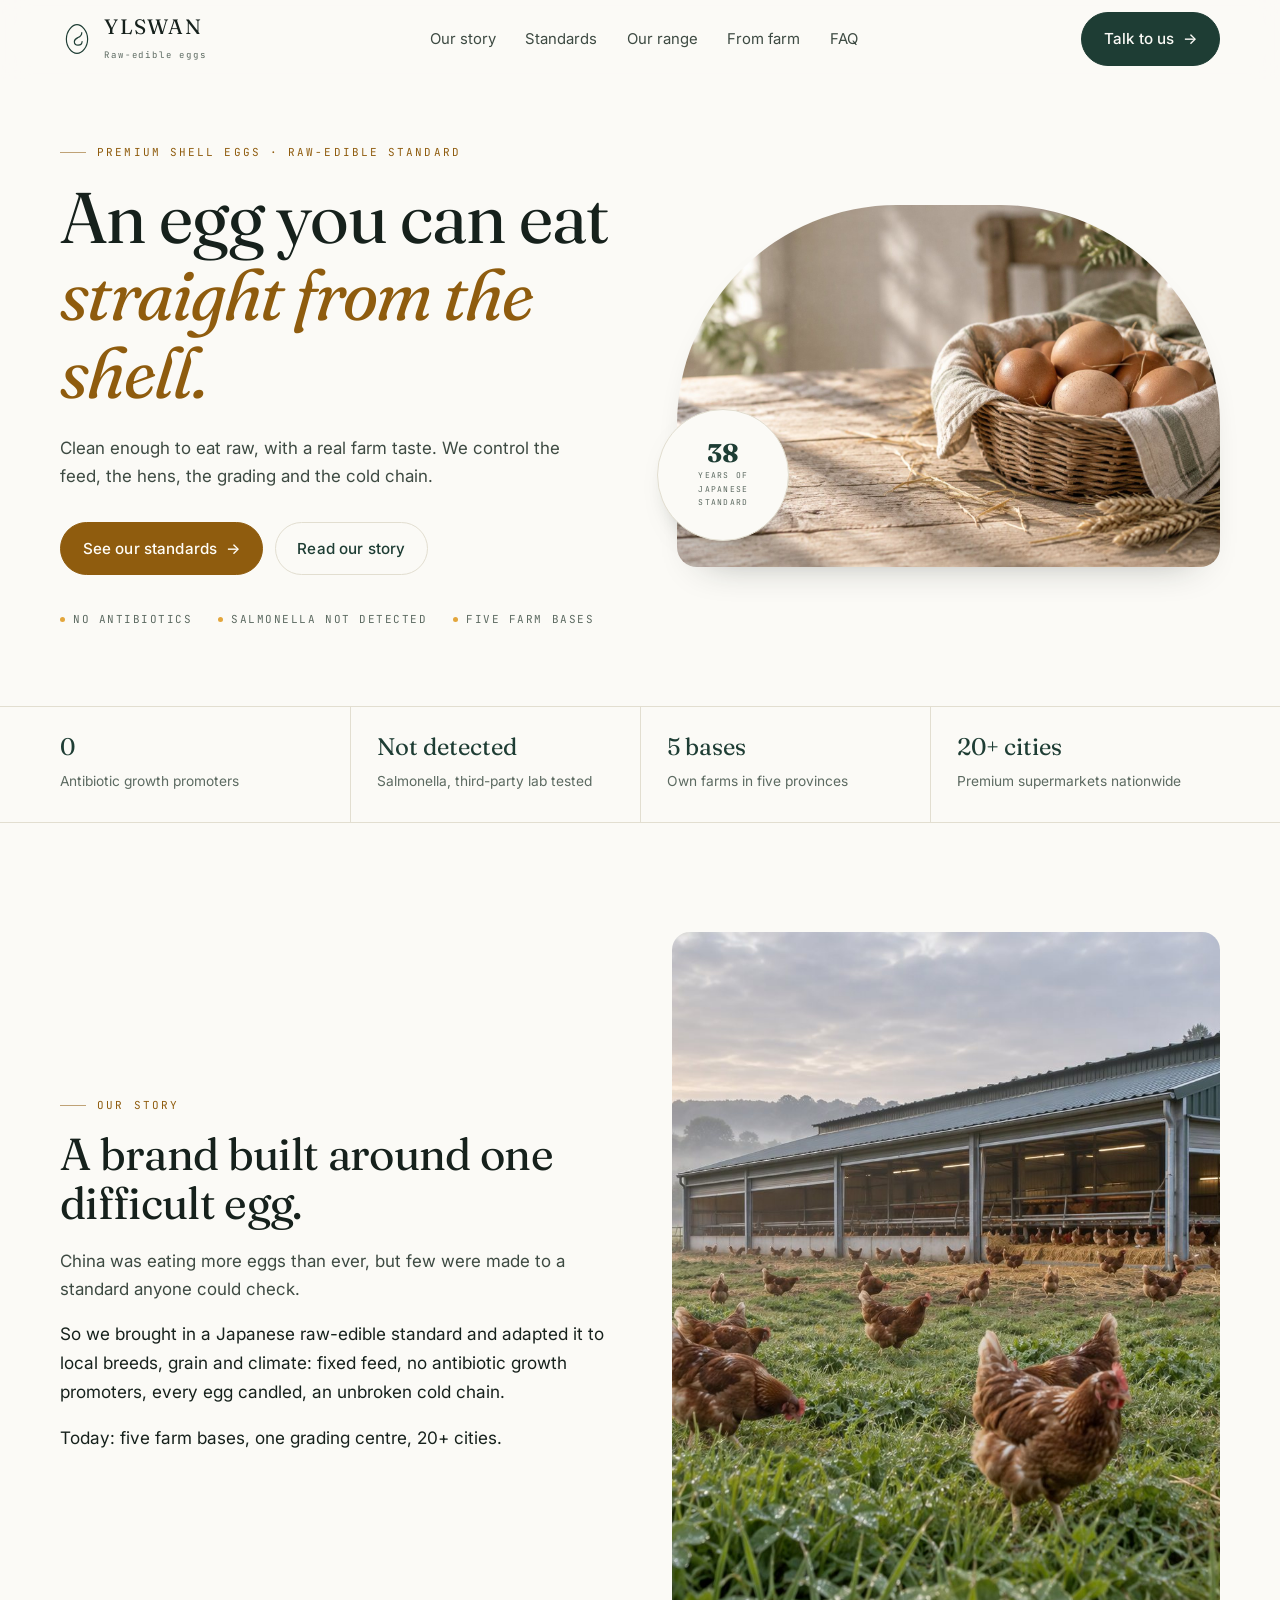
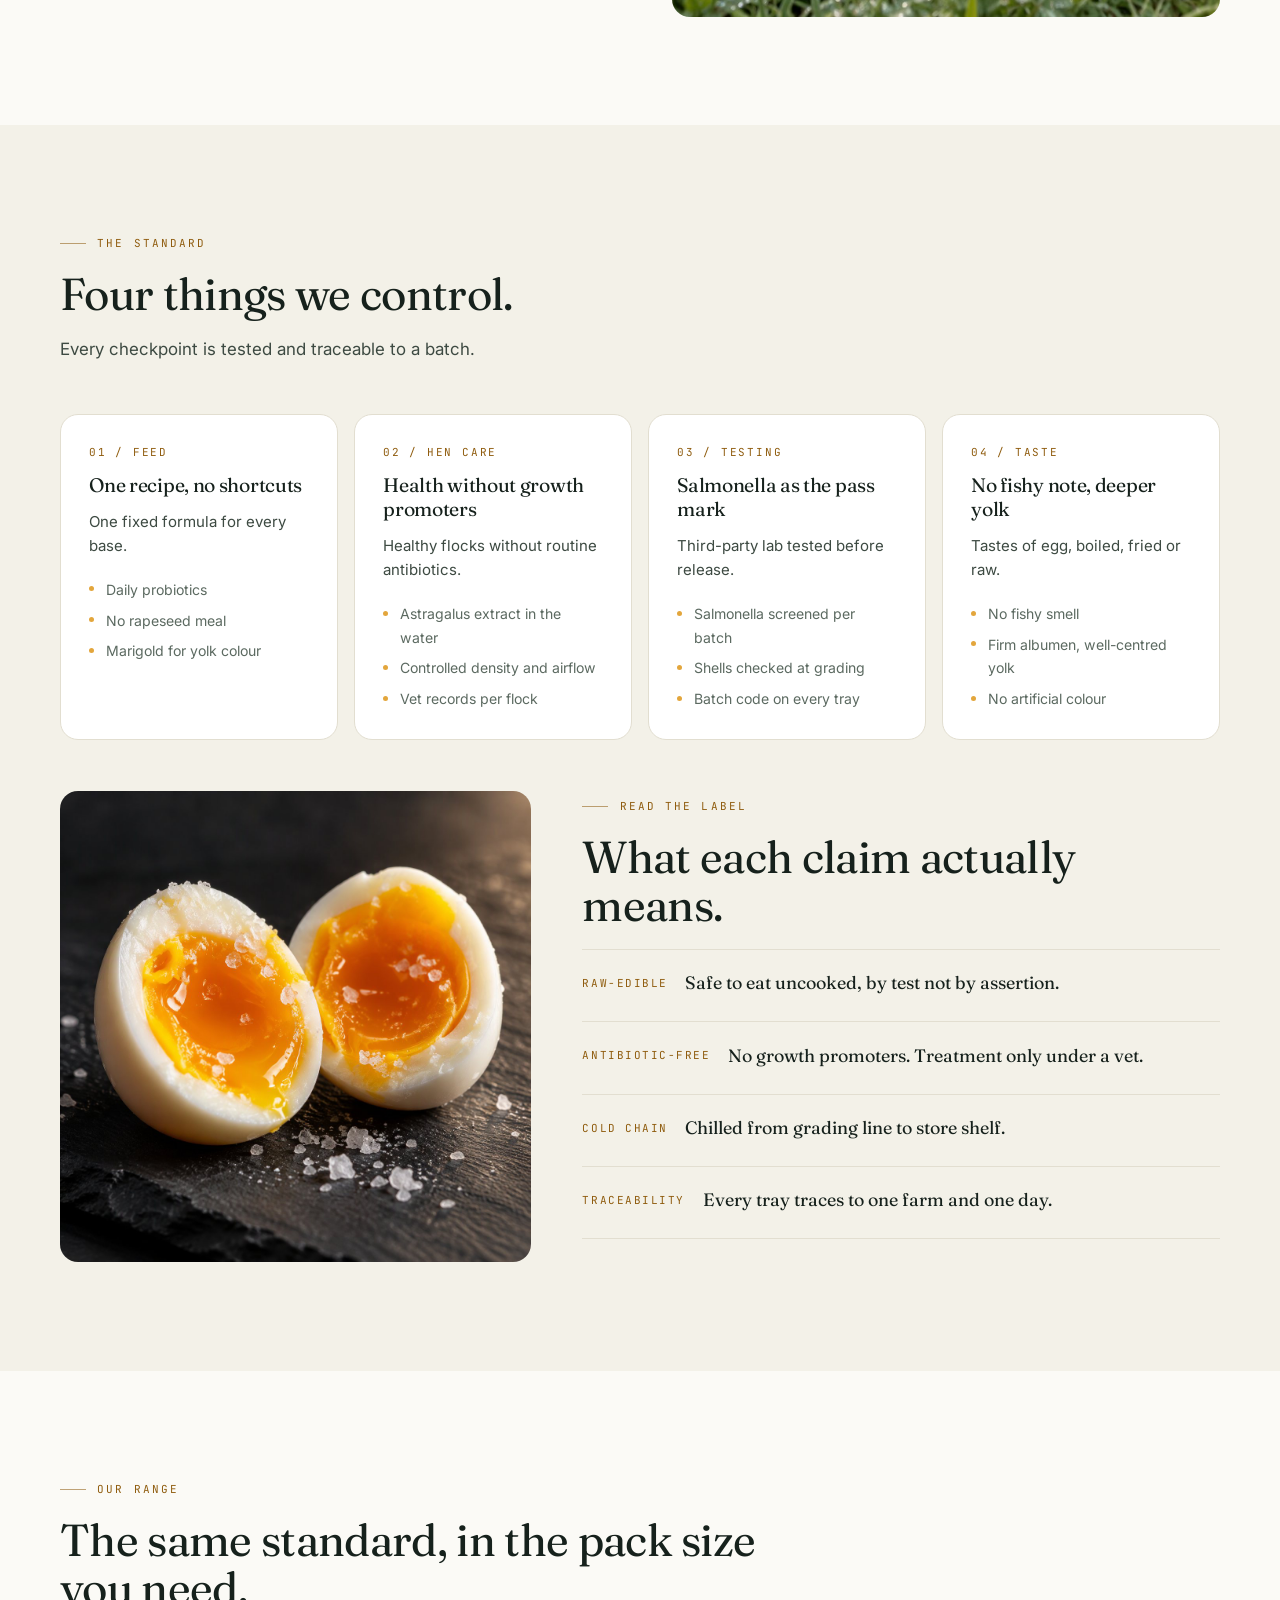
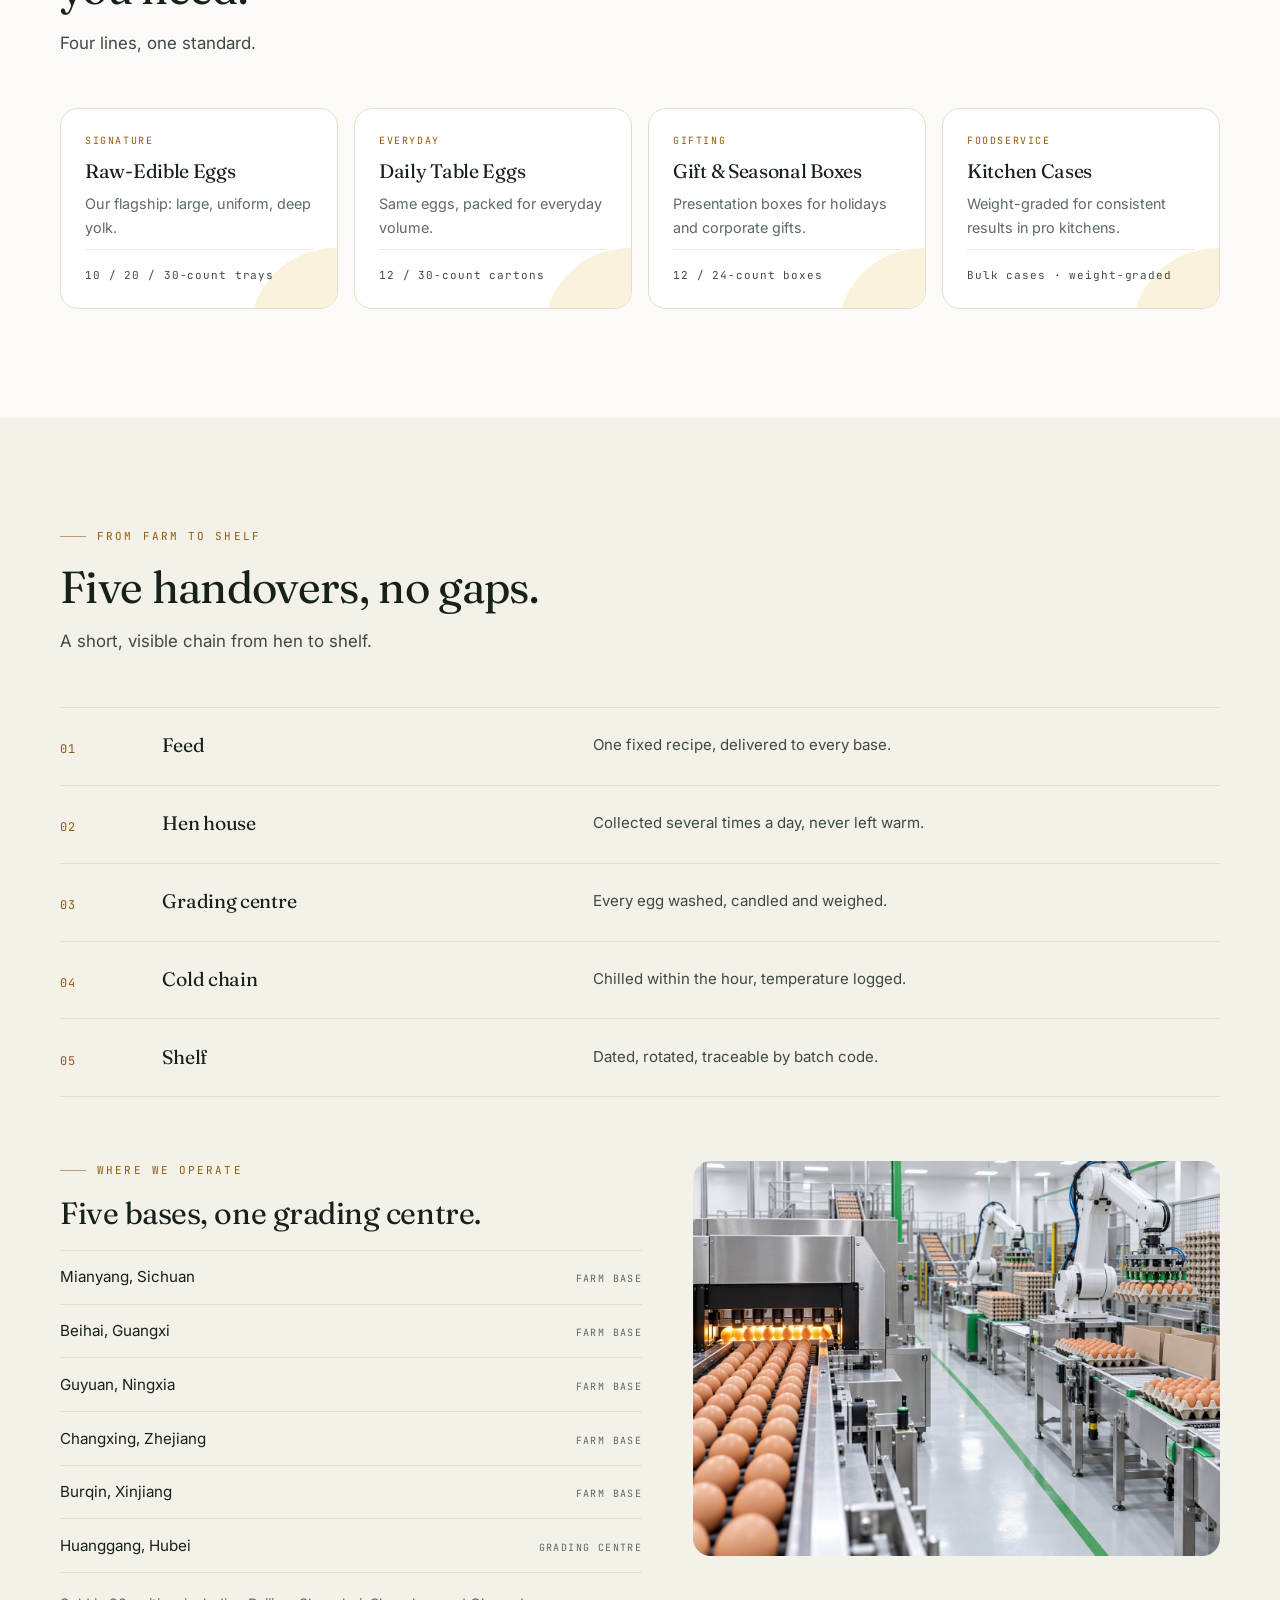
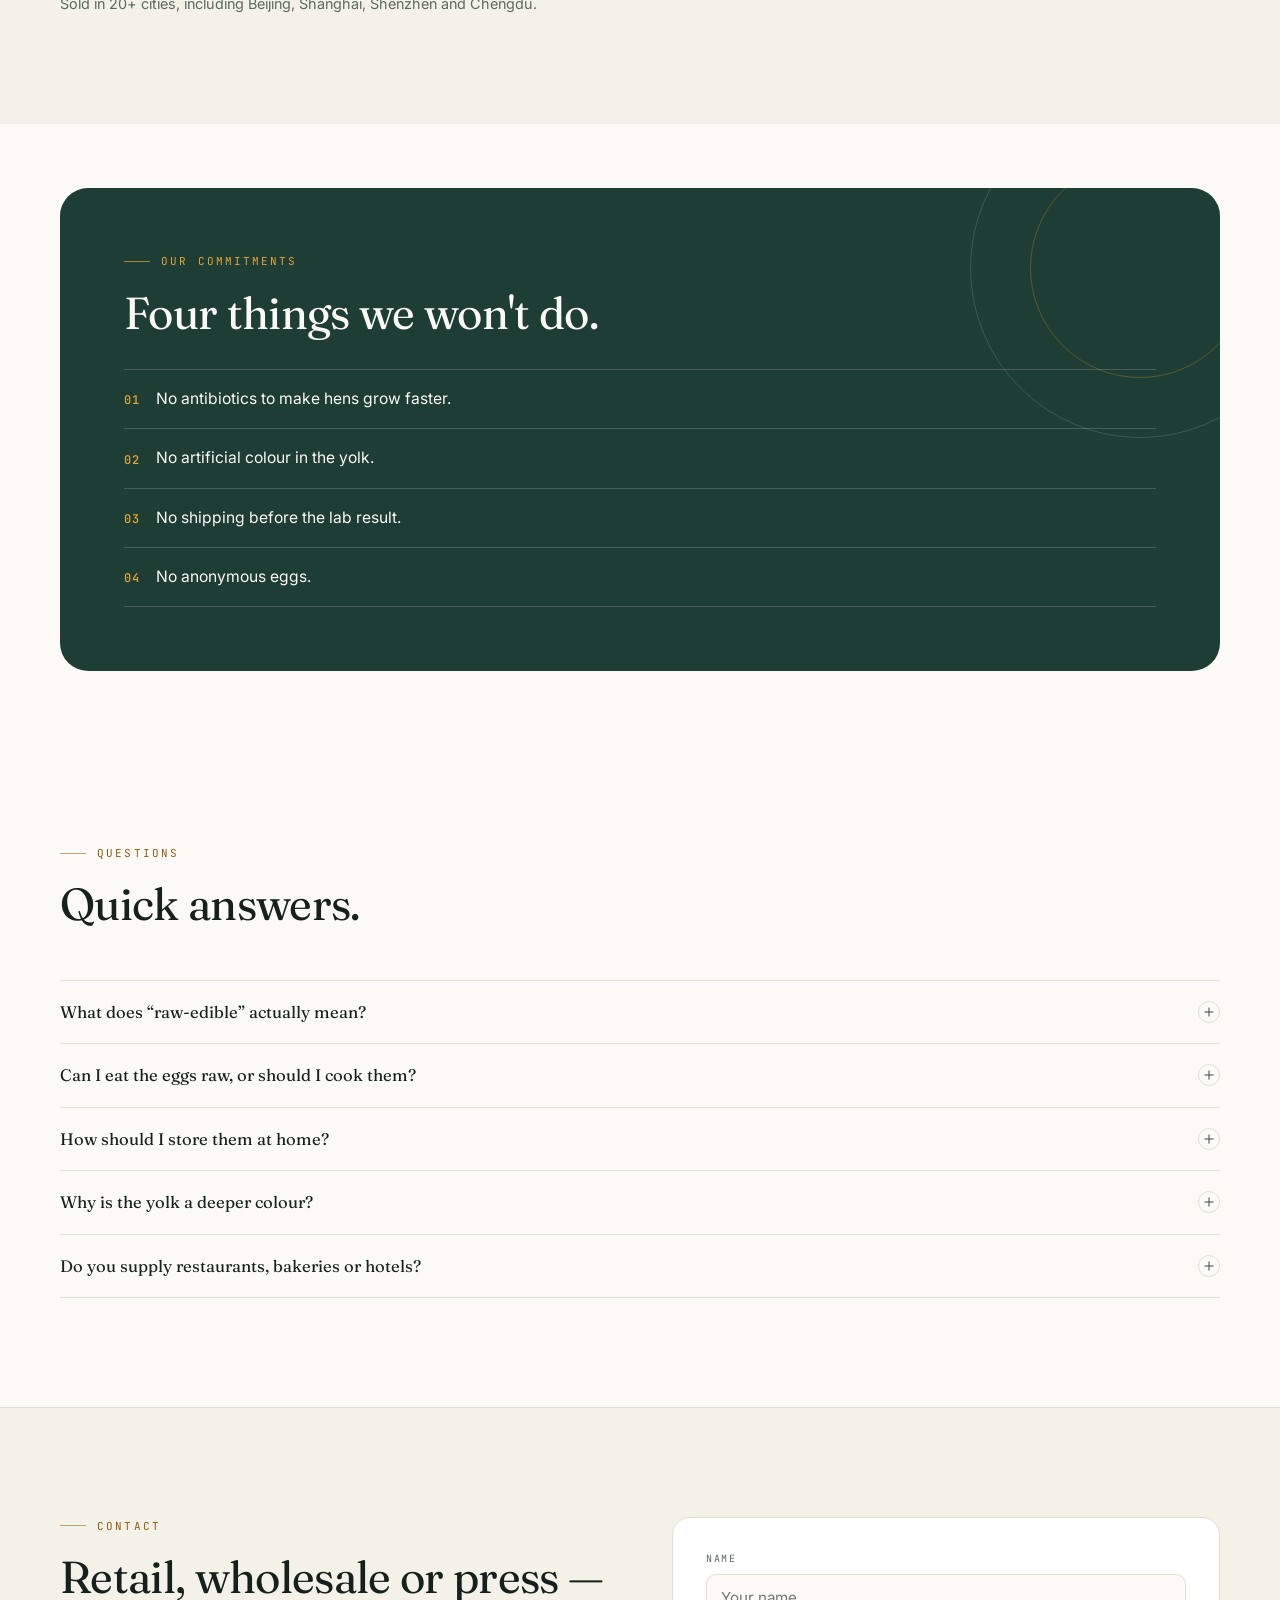
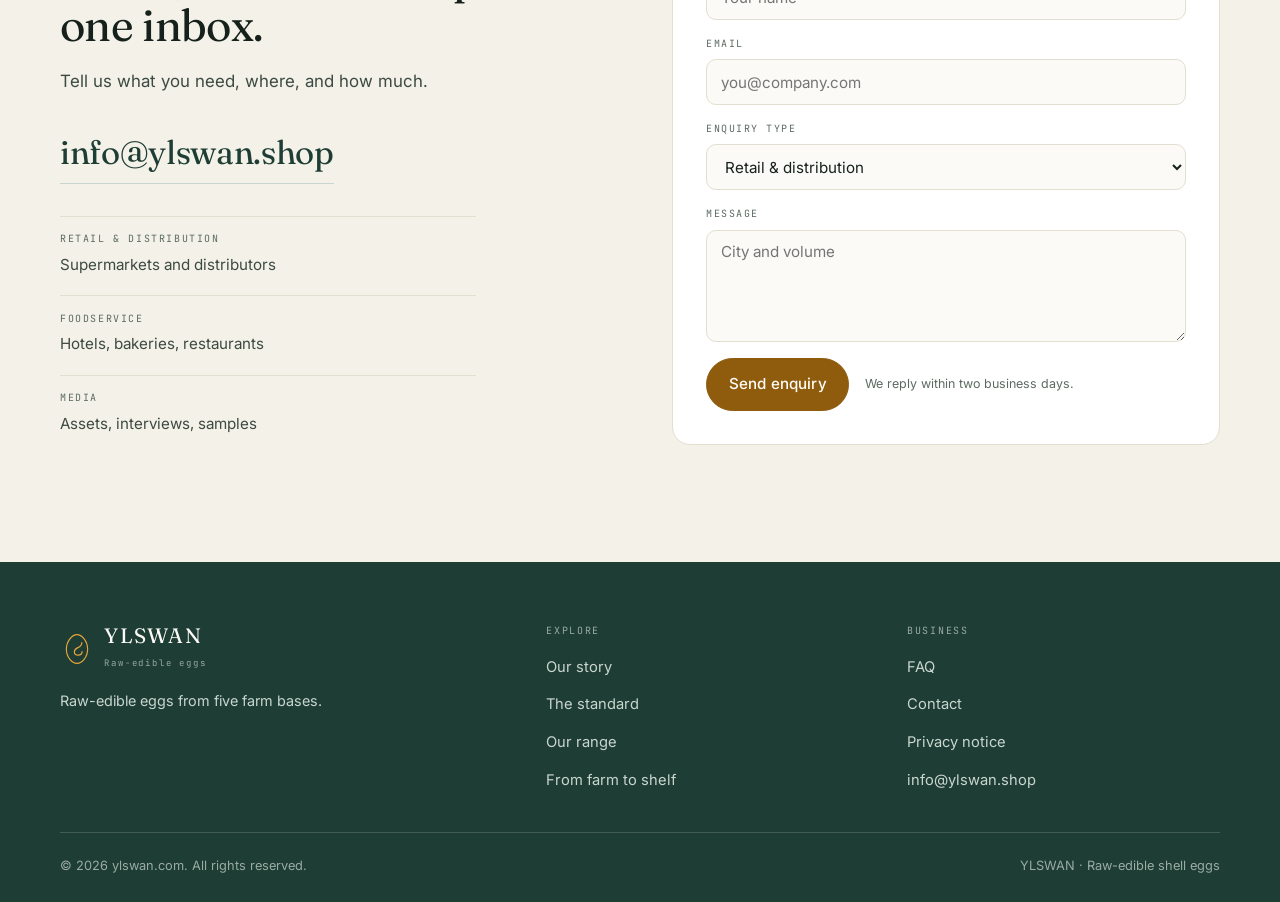
<file: index.html>
<!DOCTYPE html>
<html lang="en">
<head>
<meta charset="utf-8">
<meta name="viewport" content="width=device-width, initial-scale=1">
<title>YLSWAN — Premium Raw-Edible Shell Eggs</title>
<meta name="description" content="YLSWAN is a premium egg brand supplying shell eggs raised without antibiotics on five farm bases, graded and packed to a raw-edible standard. Salmonella not detected in third-party testing.">
<meta name="theme-color" content="#1E3D34">
<link rel="canonical" href="https://ylswan.shop/">
<meta property="og:type" content="website">
<meta property="og:title" content="YLSWAN — Premium Raw-Edible Shell Eggs">
<meta property="og:description" content="Eggs safe enough to eat straight from the shell, from hens raised without antibiotics across five farm bases.">
<meta property="og:url" content="https://ylswan.shop/">
<meta property="og:image" content="https://ylswan.shop/assets/img/hero.jpg">
<link rel="icon" href="data:image/svg+xml,%3Csvg xmlns='http://www.w3.org/2000/svg' viewBox='0 0 64 64'%3E%3Crect width='64' height='64' rx='14' fill='%231E3D34'/%3E%3Cpath d='M32 12c7 0 15 9 15 21S39 52 32 52 17 45 17 33 25 12 32 12z' fill='none' stroke='%23E3A63C' stroke-width='2.4'/%3E%3C/svg%3E">
<link rel="preconnect" href="https://fonts.googleapis.com">
<link rel="preconnect" href="https://fonts.gstatic.com" crossorigin>
<link href="https://fonts.googleapis.com/css2?family=Fraunces:ital,opsz,wght@0,9..144,300..600;1,9..144,300..500&family=Inter:wght@300..600&family=JetBrains+Mono:wght@400;500&display=swap" rel="stylesheet">
<link rel="stylesheet" href="assets/css/style.css?v=2">
<script>document.documentElement.classList.add('js');</script>
</head>
<body>
<a class="skip" href="#main">Skip to content</a>

<!-- ================= HEADER ================= -->
<header class="hdr" id="hdr">
  <div class="hdr__in">
    <a class="brand" href="#top" aria-label="YLSWAN home">
      <svg class="brand__mark" viewBox="0 0 64 64" aria-hidden="true" focusable="false">
        <path d="M32 5c9 0 20 12 20 27S42 59 32 59 12 47 12 32 23 5 32 5z" fill="none" stroke="currentColor" stroke-width="2.2"/>
        <path d="M41 20c0 6-3.2 7.4-7.4 9.4-4 1.9-6.6 4.2-6.6 7.8 0 4 3 6.4 7 6.4 4.8 0 7.6-2.8 7.6-6.8" fill="none" stroke="currentColor" stroke-width="2.2" stroke-linecap="round"/>
      </svg>
      <span>
        <span class="brand__name">Ylswan</span>
        <span class="brand__sub">Raw-edible eggs</span>
      </span>
    </a>

    <nav class="nav" aria-label="Primary">
      <a href="#story">Our story</a>
      <a href="#standards">Standards</a>
      <a href="#range">Our range</a>
      <a href="#farm">From farm</a>
      <a href="#faq">FAQ</a>
    </nav>

    <div class="hdr__cta">
      <a class="btn" href="#contact">Talk to us <span class="btn__arrow" aria-hidden="true">→</span></a>
    </div>

    <button class="burger" id="burger" aria-label="Open menu" aria-expanded="false" aria-controls="mnav">
      <span></span>
    </button>
  </div>

  <div class="mnav" id="mnav">
    <div class="mnav__in">
      <a href="#story">Our story</a>
      <a href="#standards">Standards</a>
      <a href="#range">Our range</a>
      <a href="#farm">From farm</a>
      <a href="#faq">FAQ</a>
      <a href="#contact">Contact</a>
      <a class="btn" href="#contact">Talk to us</a>
    </div>
  </div>
</header>

<main id="main">
<a id="top"></a>

<!-- ================= HERO ================= -->
<section class="hero">
  <div class="wrap hero__grid">
    <div class="hero__copy">
      <p class="eyebrow">Premium shell eggs · raw-edible standard</p>
      <h1>An egg you can eat <em>straight from the shell.</em></h1>
      <p class="lede hero__lede">Clean enough to eat raw, with a real farm taste. We control the feed, the hens, the grading and the cold chain.</p>
      <div class="hero__acts">
        <a class="btn btn--yolk" href="#standards">See our standards <span class="btn__arrow" aria-hidden="true">→</span></a>
        <a class="btn btn--ghost" href="#story">Read our story</a>
      </div>
      <div class="hero__meta">
        <span>No antibiotics</span>
        <span>Salmonella not detected</span>
        <span>Five farm bases</span>
      </div>
    </div>

    <figure class="hero__fig">
      <img src="assets/img/hero.jpg" width="1536" height="1024"
           alt="Free-range brown eggs in a linen-lined woven basket on a pale oak farm table" fetchpriority="high">
      <div class="hero__seal" aria-hidden="true">
        <b>38</b>
        <small>Years of<br>Japanese<br>standard</small>
      </div>
    </figure>
  </div>
</section>

<!-- ================= FACTS ================= -->
<section class="facts" aria-label="Key facts">
  <div class="wrap facts__grid">
    <div class="facts__item">
      <span class="facts__k">0</span>
      <span class="facts__v">Antibiotic growth promoters</span>
    </div>
    <div class="facts__item">
      <span class="facts__k">Not detected</span>
      <span class="facts__v">Salmonella, third-party lab tested</span>
    </div>
    <div class="facts__item">
      <span class="facts__k">5 bases</span>
      <span class="facts__v">Own farms in five provinces</span>
    </div>
    <div class="facts__item">
      <span class="facts__k">20+ cities</span>
      <span class="facts__v">Premium supermarkets nationwide</span>
    </div>
  </div>
</section>

<!-- ================= STORY ================= -->
<section class="sec" id="story">
  <div class="wrap split">
    <div class="split__body rv">
      <p class="eyebrow">Our story</p>
      <h2>A brand built around one difficult egg.</h2>
      <p class="lede">China was eating more eggs than ever, but few were made to a standard anyone could check.</p>
      <p>So we brought in a Japanese raw-edible standard and adapted it to local breeds, grain and climate: fixed feed, no antibiotic growth promoters, every egg candled, an unbroken cold chain.</p>
      <p>Today: five farm bases, one grading centre, 20+ cities.</p>
    </div>
    <figure class="split__fig rv">
      <img src="assets/img/farm.jpg" width="1536" height="1024" loading="lazy"
           alt="Free-range hens on pasture in front of an open-sided hen house at dawn">
    </figure>
  </div>
</section>

<!-- ================= STANDARDS ================= -->
<section class="sec band-2" id="standards">
  <div class="wrap">
    <div class="shead rv">
      <p class="eyebrow">The standard</p>
      <h2>Four things we control.</h2>
      <p class="lede">Every checkpoint is tested and traceable to a batch.</p>
    </div>

    <div class="grid-4" style="margin-bottom:clamp(2rem,4vw,3.5rem)">
      <article class="card rv">
        <span class="card__n">01 / FEED</span>
        <h3>One recipe, no shortcuts</h3>
        <p>One fixed formula for every base.</p>
        <ul class="card__list">
          <li>Daily probiotics</li>
          <li>No rapeseed meal</li>
          <li>Marigold for yolk colour</li>
        </ul>
      </article>

      <article class="card rv">
        <span class="card__n">02 / HEN CARE</span>
        <h3>Health without growth promoters</h3>
        <p>Healthy flocks without routine antibiotics.</p>
        <ul class="card__list">
          <li>Astragalus extract in the water</li>
          <li>Controlled density and airflow</li>
          <li>Vet records per flock</li>
        </ul>
      </article>

      <article class="card rv">
        <span class="card__n">03 / TESTING</span>
        <h3>Salmonella as the pass mark</h3>
        <p>Third-party lab tested before release.</p>
        <ul class="card__list">
          <li>Salmonella screened per batch</li>
          <li>Shells checked at grading</li>
          <li>Batch code on every tray</li>
        </ul>
      </article>

      <article class="card rv">
        <span class="card__n">04 / TASTE</span>
        <h3>No fishy note, deeper yolk</h3>
        <p>Tastes of egg, boiled, fried or raw.</p>
        <ul class="card__list">
          <li>No fishy smell</li>
          <li>Firm albumen, well-centred yolk</li>
          <li>No artificial colour</li>
        </ul>
      </article>
    </div>

    <div class="std">
      <figure class="std__fig rv">
        <img src="assets/img/yolk.jpg" width="1200" height="1200" loading="lazy"
             alt="A soft-boiled egg cut in half showing a deep golden yolk on dark slate">
      </figure>
      <div class="rv">
        <p class="eyebrow">Read the label</p>
        <h2 style="margin-bottom:1.2rem;max-width:20ch">What each claim actually means.</h2>
        <dl class="std__list">
          <div class="std__row">
            <dt>Raw-edible</dt>
            <dd>
              <b>Safe to eat uncooked, by test not by assertion.</b>
            </dd>
          </div>
          <div class="std__row">
            <dt>Antibiotic-free</dt>
            <dd>
              <b>No growth promoters. Treatment only under a vet.</b>
            </dd>
          </div>
          <div class="std__row">
            <dt>Cold chain</dt>
            <dd>
              <b>Chilled from grading line to store shelf.</b>
            </dd>
          </div>
          <div class="std__row">
            <dt>Traceability</dt>
            <dd>
              <b>Every tray traces to one farm and one day.</b>
            </dd>
          </div>
        </dl>
      </div>
    </div>
  </div>
</section>

<!-- ================= RANGE ================= -->
<section class="sec" id="range">
  <div class="wrap">
    <div class="shead rv">
      <p class="eyebrow">Our range</p>
      <h2>The same standard, in the pack size you need.</h2>
      <p class="lede">Four lines, one standard.</p>
    </div>

    <div class="range__grid">
      <article class="prod rv">
        <span class="prod__tag">Signature</span>
        <h3>Raw-Edible Eggs</h3>
        <p>Our flagship: large, uniform, deep yolk.</p>
        <span class="prod__spec">10 / 20 / 30-count trays</span>
      </article>

      <article class="prod rv">
        <span class="prod__tag">Everyday</span>
        <h3>Daily Table Eggs</h3>
        <p>Same eggs, packed for everyday volume.</p>
        <span class="prod__spec">12 / 30-count cartons</span>
      </article>

      <article class="prod rv">
        <span class="prod__tag">Gifting</span>
        <h3>Gift &amp; Seasonal Boxes</h3>
        <p>Presentation boxes for holidays and corporate gifts.</p>
        <span class="prod__spec">12 / 24-count boxes</span>
      </article>

      <article class="prod rv">
        <span class="prod__tag">Foodservice</span>
        <h3>Kitchen Cases</h3>
        <p>Weight-graded for consistent results in pro kitchens.</p>
        <span class="prod__spec">Bulk cases · weight-graded</span>
      </article>
    </div>
  </div>
</section>

<!-- ================= PROCESS ================= -->
<section class="sec band-2" id="farm">
  <div class="wrap">
    <div class="shead rv">
      <p class="eyebrow">From farm to shelf</p>
      <h2>Five handovers, no gaps.</h2>
      <p class="lede">A short, visible chain from hen to shelf.</p>
    </div>

    <div class="steps">
      <div class="step rv">
        <span class="step__n">01</span>
        <h3>Feed</h3>
        <p>One fixed recipe, delivered to every base.</p>
      </div>
      <div class="step rv">
        <span class="step__n">02</span>
        <h3>Hen house</h3>
        <p>Collected several times a day, never left warm.</p>
      </div>
      <div class="step rv">
        <span class="step__n">03</span>
        <h3>Grading centre</h3>
        <p>Every egg washed, candled and weighed.</p>
      </div>
      <div class="step rv">
        <span class="step__n">04</span>
        <h3>Cold chain</h3>
        <p>Chilled within the hour, temperature logged.</p>
      </div>
      <div class="step rv">
        <span class="step__n">05</span>
        <h3>Shelf</h3>
        <p>Dated, rotated, traceable by batch code.</p>
      </div>
    </div>

    <div class="foot-grid" style="margin-top:clamp(2.5rem,5vw,4rem)">
      <div class="rv">
        <p class="eyebrow">Where we operate</p>
        <h2 style="margin-bottom:1.2rem;font-size:clamp(1.6rem,2.4vw,2.1rem)">Five bases, one grading centre.</h2>
        <ul class="sites">
          <li><span>Mianyang, Sichuan</span><small>Farm base</small></li>
          <li><span>Beihai, Guangxi</span><small>Farm base</small></li>
          <li><span>Guyuan, Ningxia</span><small>Farm base</small></li>
          <li><span>Changxing, Zhejiang</span><small>Farm base</small></li>
          <li><span>Burqin, Xinjiang</span><small>Farm base</small></li>
          <li><span>Huanggang, Hubei</span><small>Grading centre</small></li>
        </ul>
        <p class="small" style="margin-top:1.2rem">Sold in 20+ cities, including Beijing, Shanghai, Shenzhen and Chengdu.</p>
      </div>
      <figure class="foot-fig rv">
        <img src="assets/img/facility.jpg" width="1536" height="1024" loading="lazy"
             alt="A modern egg grading and packing line with stainless steel conveyors and optical candling">
      </figure>
    </div>
  </div>
</section>

<!-- ================= PROMISE ================= -->
<section class="sec sec--tight">
  <div class="wrap">
    <div class="dark rv">
      <p class="eyebrow">Our commitments</p>
      <h2>Four things we won't do.</h2>
      <ul class="dark__list">
        <li>
          <b>01</b>
          <span>No antibiotics to make hens grow faster.</span>
        </li>
        <li>
          <b>02</b>
          <span>No artificial colour in the yolk.</span>
        </li>
        <li>
          <b>03</b>
          <span>No shipping before the lab result.</span>
        </li>
        <li>
          <b>04</b>
          <span>No anonymous eggs.</span>
        </li>
      </ul>
    </div>
  </div>
</section>

<!-- ================= FAQ ================= -->
<section class="sec" id="faq">
  <div class="wrap">
    <div class="shead rv">
      <p class="eyebrow">Questions</p>
      <h2>Quick answers.</h2>
    </div>

    <div class="faq rv">
      <details class="qa">
        <summary class="qa__q">What does “raw-edible” actually mean?<span class="qa__ico" aria-hidden="true"></span></summary>
        <div class="qa__a">
          <p>Safe to eat uncooked: Salmonella is not detected in third-party tests of the packed egg.</p>
        </div>
      </details>

      <details class="qa">
        <summary class="qa__q">Can I eat the eggs raw, or should I cook them?<span class="qa__ico" aria-hidden="true"></span></summary>
        <div class="qa__a">
          <p>Yes, raw or lightly cooked. Young children, pregnant women and anyone with low immunity should follow their doctor's advice.</p>
        </div>
      </details>

      <details class="qa">
        <summary class="qa__q">How should I store them at home?<span class="qa__ico" aria-hidden="true"></span></summary>
        <div class="qa__a">
          <p>Refrigerated, pointed end down, in the original tray. Don't wash them.</p>
        </div>
      </details>

      <details class="qa">
        <summary class="qa__q">Why is the yolk a deeper colour?<span class="qa__ico" aria-hidden="true"></span></summary>
        <div class="qa__a">
          <p>From corn and marigold in the feed, not dye. It varies a little by season.</p>
        </div>
      </details>

      <details class="qa">
        <summary class="qa__q">Do you supply restaurants, bakeries or hotels?<span class="qa__ico" aria-hidden="true"></span></summary>
        <div class="qa__a">
          <p>Yes. Email us your city and volume.</p>
        </div>
      </details>
    </div>
  </div>
</section>

<!-- ================= CONTACT ================= -->
<section class="sec contact" id="contact">
  <div class="wrap contact__grid">
    <div class="rv">
      <p class="eyebrow">Contact</p>
      <h2 style="margin-bottom:1.1rem">Retail, wholesale or press — one inbox.</h2>
      <p class="lede" style="margin-bottom:1.8rem">Tell us what you need, where, and how much.</p>
      <a class="mailto" href="mailto:info@ylswan.shop">info@ylswan.shop</a>

      <dl class="contact__rows">
        <div class="crow">
          <dt>Retail &amp; distribution</dt>
          <dd>Supermarkets and distributors</dd>
        </div>
        <div class="crow">
          <dt>Foodservice</dt>
          <dd>Hotels, bakeries, restaurants</dd>
        </div>
        <div class="crow">
          <dt>Media</dt>
          <dd>Assets, interviews, samples</dd>
        </div>
      </dl>
    </div>

    <form class="form rv" id="contactForm" novalidate>
      <div class="field">
        <label for="f-name">Name</label>
        <input id="f-name" name="name" type="text" autocomplete="name" placeholder="Your name" required>
        <span class="field__err">Please enter your name.</span>
      </div>
      <div class="field">
        <label for="f-mail">Email</label>
        <input id="f-mail" name="email" type="email" autocomplete="email" placeholder="you@company.com" required>
        <span class="field__err">Please enter a valid email address.</span>
      </div>
      <div class="field">
        <label for="f-topic">Enquiry type</label>
        <select id="f-topic" name="topic">
          <option>Retail &amp; distribution</option>
          <option>Foodservice</option>
          <option>Media</option>
          <option>Something else</option>
        </select>
      </div>
      <div class="field">
        <label for="f-msg">Message</label>
        <textarea id="f-msg" name="message" placeholder="City and volume" required></textarea>
        <span class="field__err">Please write a short message.</span>
      </div>
      <div class="form__foot">
        <button class="btn btn--yolk" type="submit">
          <span class="spin" aria-hidden="true"></span>
          <span class="btn__label">Send enquiry</span>
        </button>
        <span class="form__note">We reply within two business days.</span>
      </div>
      <p class="form__status" id="formStatus" role="status" aria-live="polite"></p>
    </form>
  </div>
</section>
</main>

<!-- ================= FOOTER ================= -->
<footer class="ftr">
  <div class="wrap">
    <div class="ftr__top">
      <div class="ftr__brand">
        <a class="brand" href="#top" aria-label="YLSWAN home">
          <svg class="brand__mark" viewBox="0 0 64 64" aria-hidden="true" focusable="false">
            <path d="M32 5c9 0 20 12 20 27S42 59 32 59 12 47 12 32 23 5 32 5z" fill="none" stroke="currentColor" stroke-width="2.2"/>
            <path d="M41 20c0 6-3.2 7.4-7.4 9.4-4 1.9-6.6 4.2-6.6 7.8 0 4 3 6.4 7 6.4 4.8 0 7.6-2.8 7.6-6.8" fill="none" stroke="currentColor" stroke-width="2.2" stroke-linecap="round"/>
          </svg>
          <span>
            <span class="brand__name">Ylswan</span>
            <span class="brand__sub">Raw-edible eggs</span>
          </span>
        </a>
        <p class="ftr__blurb">Raw-edible eggs from five farm bases.</p>
      </div>

      <div>
        <h4>Explore</h4>
        <ul>
          <li><a href="#story">Our story</a></li>
          <li><a href="#standards">The standard</a></li>
          <li><a href="#range">Our range</a></li>
          <li><a href="#farm">From farm to shelf</a></li>
        </ul>
      </div>

      <div>
        <h4>Business</h4>
        <ul>
          <li><a href="#faq">FAQ</a></li>
          <li><a href="#contact">Contact</a></li>
          <li><a href="privacy.html">Privacy notice</a></li>
          <li><a href="mailto:info@ylswan.shop">info@ylswan.shop</a></li>
        </ul>
      </div>
    </div>

    <div class="ftr__bottom">
      <span>© <span id="yr">2026</span> ylswan.com. All rights reserved.</span>
      <span>YLSWAN · Raw-edible shell eggs</span>
    </div>
  </div>
</footer>

<script src="assets/js/main.js?v=2"></script>
</body>
</html>
</file>
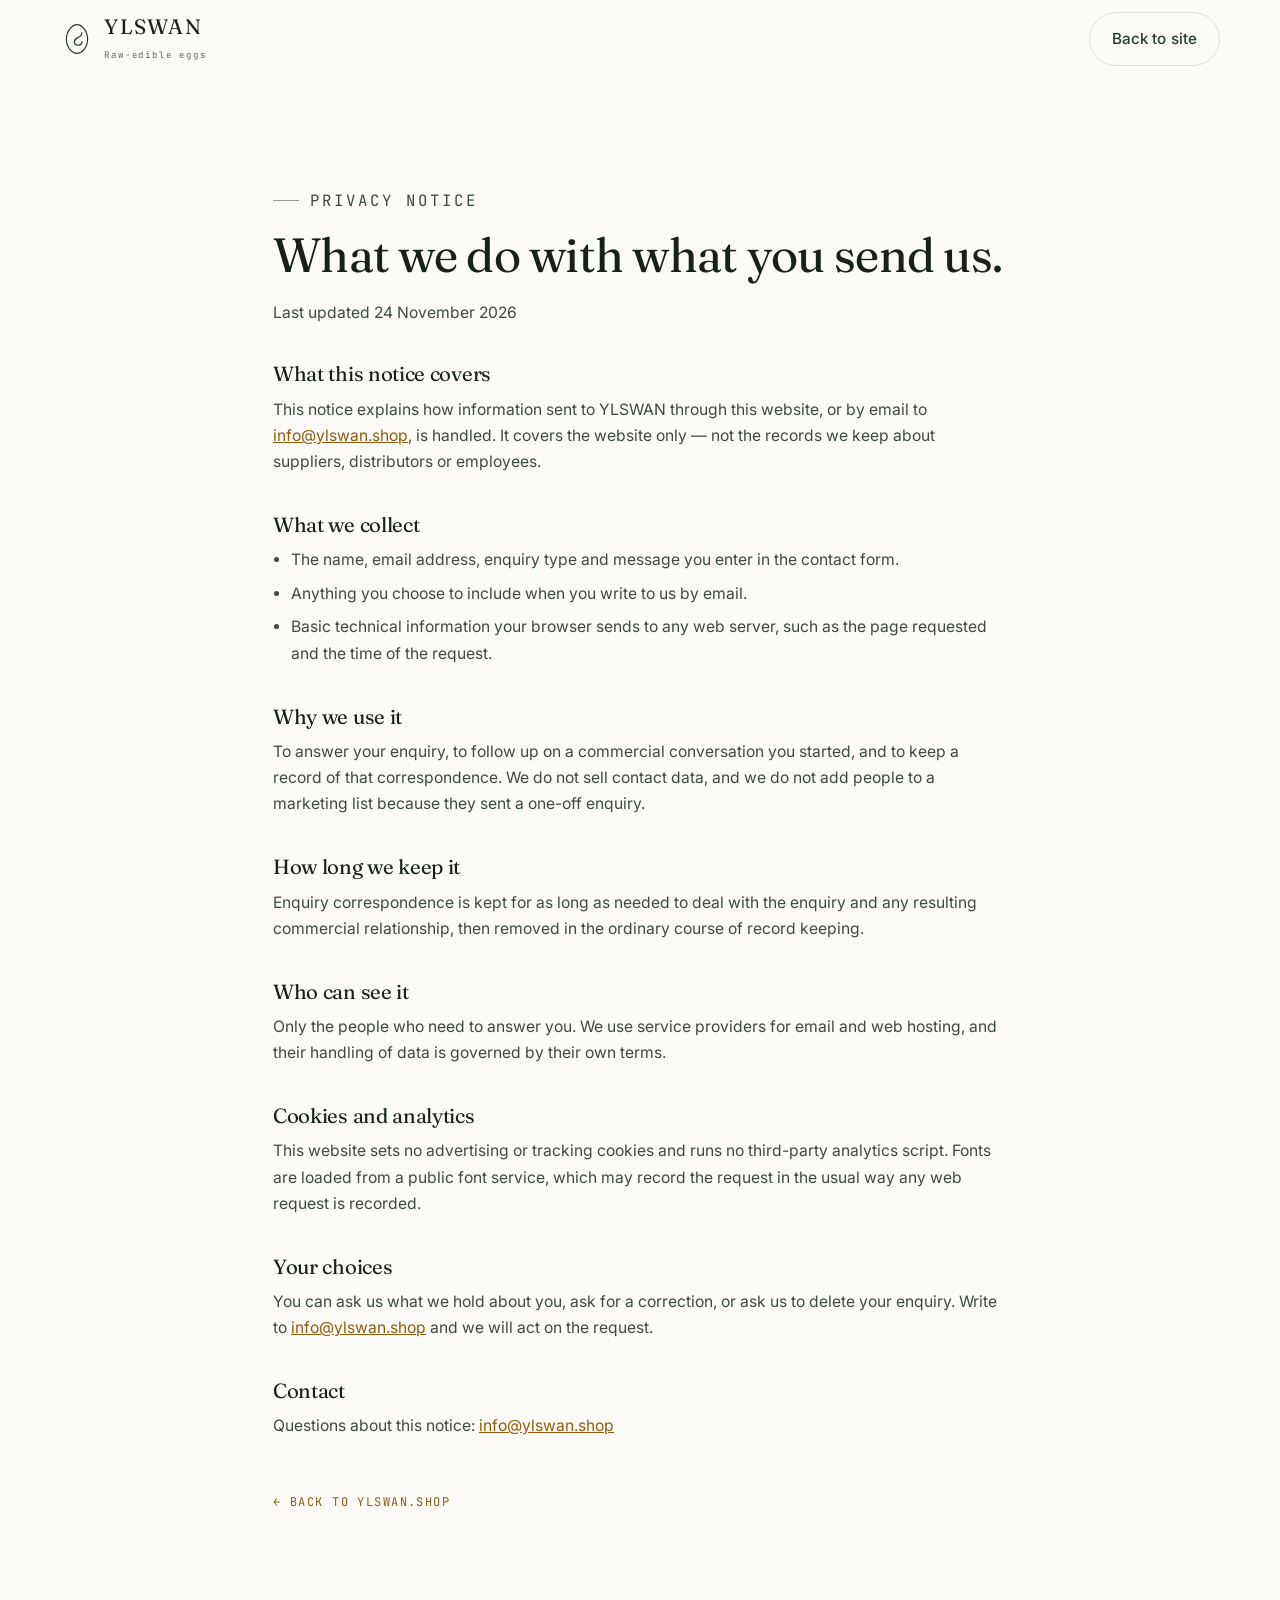
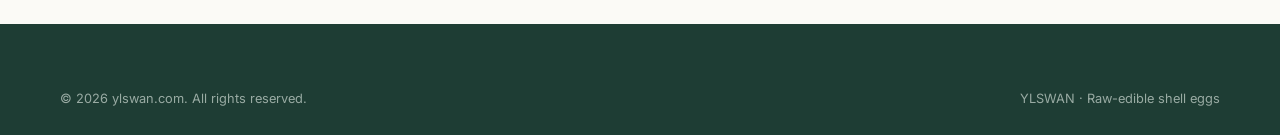
<file: privacy.html>
<!DOCTYPE html>
<html lang="en">
<head>
<meta charset="utf-8">
<meta name="viewport" content="width=device-width, initial-scale=1">
<title>Privacy Notice — YLSWAN</title>
<meta name="description" content="How YLSWAN handles the information you send through the website contact form or by email.">
<meta name="robots" content="index,follow">
<meta name="theme-color" content="#1E3D34">
<link rel="canonical" href="https://ylswan.shop/privacy.html">
<link rel="icon" href="data:image/svg+xml,%3Csvg xmlns='http://www.w3.org/2000/svg' viewBox='0 0 64 64'%3E%3Crect width='64' height='64' rx='14' fill='%231E3D34'/%3E%3Cpath d='M32 12c7 0 15 9 15 21S39 52 32 52 17 45 17 33 25 12 32 12z' fill='none' stroke='%23E3A63C' stroke-width='2.4'/%3E%3C/svg%3E">
<link rel="preconnect" href="https://fonts.googleapis.com">
<link rel="preconnect" href="https://fonts.gstatic.com" crossorigin>
<link href="https://fonts.googleapis.com/css2?family=Fraunces:ital,opsz,wght@0,9..144,300..600;1,9..144,300..500&family=Inter:wght@300..600&family=JetBrains+Mono:wght@400;500&display=swap" rel="stylesheet">
<link rel="stylesheet" href="assets/css/style.css?v=1">
</head>
<body>
<a class="skip" href="#main">Skip to content</a>

<header class="hdr">
  <div class="hdr__in">
    <a class="brand" href="index.html" aria-label="YLSWAN home">
      <svg class="brand__mark" viewBox="0 0 64 64" aria-hidden="true" focusable="false">
        <path d="M32 5c9 0 20 12 20 27S42 59 32 59 12 47 12 32 23 5 32 5z" fill="none" stroke="currentColor" stroke-width="2.2"/>
        <path d="M41 20c0 6-3.2 7.4-7.4 9.4-4 1.9-6.6 4.2-6.6 7.8 0 4 3 6.4 7 6.4 4.8 0 7.6-2.8 7.6-6.8" fill="none" stroke="currentColor" stroke-width="2.2" stroke-linecap="round"/>
      </svg>
      <span>
        <span class="brand__name">Ylswan</span>
        <span class="brand__sub">Raw-edible eggs</span>
      </span>
    </a>
    <div class="hdr__cta">
      <a class="btn btn--ghost" href="index.html">Back to site</a>
    </div>
  </div>
</header>

<main id="main" class="sec">
  <div class="wrap legal">
    <p class="eyebrow">Privacy notice</p>
    <h1>What we do with what you send us.</h1>
    <p class="small">Last updated 24 November 2026</p>

    <h2>What this notice covers</h2>
    <p>This notice explains how information sent to YLSWAN through this website, or by
    email to <a href="mailto:info@ylswan.shop">info@ylswan.shop</a>, is handled. It covers
    the website only — not the records we keep about suppliers, distributors or employees.</p>

    <h2>What we collect</h2>
    <ul>
      <li>The name, email address, enquiry type and message you enter in the contact form.</li>
      <li>Anything you choose to include when you write to us by email.</li>
      <li>Basic technical information your browser sends to any web server, such as the page
      requested and the time of the request.</li>
    </ul>

    <h2>Why we use it</h2>
    <p>To answer your enquiry, to follow up on a commercial conversation you started, and to
    keep a record of that correspondence. We do not sell contact data, and we do not add
    people to a marketing list because they sent a one-off enquiry.</p>

    <h2>How long we keep it</h2>
    <p>Enquiry correspondence is kept for as long as needed to deal with the enquiry and any
    resulting commercial relationship, then removed in the ordinary course of record keeping.</p>

    <h2>Who can see it</h2>
    <p>Only the people who need to answer you. We use service providers for email and web
    hosting, and their handling of data is governed by their own terms.</p>

    <h2>Cookies and analytics</h2>
    <p>This website sets no advertising or tracking cookies and runs no third-party analytics
    script. Fonts are loaded from a public font service, which may record the request in the
    usual way any web request is recorded.</p>

    <h2>Your choices</h2>
    <p>You can ask us what we hold about you, ask for a correction, or ask us to delete your
    enquiry. Write to <a href="mailto:info@ylswan.shop">info@ylswan.shop</a> and we will act on
    the request.</p>

    <h2>Contact</h2>
    <p>Questions about this notice: <a href="mailto:info@ylswan.shop">info@ylswan.shop</a></p>

    <a class="legal__back" href="index.html">← Back to ylswan.shop</a>
  </div>
</main>

<footer class="ftr">
  <div class="wrap">
    <div class="ftr__bottom" style="border-top:0;padding-top:0">
      <span>© <span id="yr">2026</span> ylswan.com. All rights reserved.</span>
      <span>YLSWAN · Raw-edible shell eggs</span>
    </div>
  </div>
</footer>
<script>document.getElementById('yr').textContent = new Date().getFullYear();</script>
</body>
</html>
</file>
<file: assets/css/style.css>
/* ==========================================================================
   YLSWAN — premium raw-edible eggs
   Single-file design system. All tokens live in :root.
   ========================================================================== */

:root{
  /* surfaces */
  --paper:#FBFAF6;
  --paper-2:#F3F1E8;
  --card:#FFFFFF;
  --line:#E2DED0;
  --line-soft:#EDE9DE;

  /* ink */
  --ink:#16211C;
  --ink-2:#3D4A42;
  --muted:#5C6A61;

  /* brand */
  --pine:#1E3D34;
  --pine-2:#2E5B4C;
  --pine-soft:#C9D6CF;
  --yolk:#E3A63C;
  --yolk-deep:#8F5C0E;
  --yolk-wash:#FBF0D8;

  /* type */
  --display:"Fraunces","Iowan Old Style",Georgia,serif;
  --body:"Inter",-apple-system,BlinkMacSystemFont,"Segoe UI",sans-serif;
  --mono:"JetBrains Mono",ui-monospace,SFMono-Regular,Menlo,monospace;

  /* layout */
  --wrap:1240px;
  --pad:clamp(1.25rem,4vw,2.5rem);
  --sec:clamp(4.5rem,8.5vw,8rem);
  --r:18px;
  --shadow:0 18px 40px -28px rgba(22,33,28,.45);
}

*,*::before,*::after{box-sizing:border-box}

html{scroll-behavior:smooth;-webkit-text-size-adjust:100%}

body{
  margin:0;
  background:var(--paper);
  color:var(--ink);
  font-family:var(--body);
  font-size:clamp(1rem,.35vw + .95rem,1.075rem);
  line-height:1.68;
  -webkit-font-smoothing:antialiased;
  text-rendering:optimizeLegibility;
}

img{max-width:100%;display:block}
figure{margin:0}                 /* browser default is 40px L/R — kills grids */
a{color:inherit}
button{font:inherit;color:inherit}

h1,h2,h3,h4{
  font-family:var(--display);
  font-weight:400;
  letter-spacing:-.015em;
  line-height:1.08;
  margin:0;
  font-variation-settings:"SOFT" 0,"WONK" 0;
}
h1{font-size:clamp(2.6rem,5.6vw,4.6rem)}
h2{font-size:clamp(2rem,3.5vw,3.1rem)}
h3{font-size:clamp(1.22rem,1.5vw,1.45rem);line-height:1.24}
p{margin:0}

/* ---------- primitives ---------- */
.wrap{width:100%;max-width:var(--wrap);margin-inline:auto;padding-inline:var(--pad)}
.sec{padding-block:var(--sec)}
.sec--tight{padding-block:clamp(3rem,5vw,4.5rem)}
.band-2{background:var(--paper-2)}

.eyebrow{
  font-family:var(--mono);
  font-size:.6875rem;
  letter-spacing:.19em;
  text-transform:uppercase;
  color:var(--yolk-deep);
  display:flex;
  align-items:center;
  gap:.7rem;
  margin-bottom:1.1rem;
}
.eyebrow::before{
  content:"";
  width:26px;height:1px;background:currentColor;opacity:.55;
}
.eyebrow--plain::before{display:none}

.lede{font-size:clamp(1.06rem,1.15vw,1.2rem);color:var(--ink-2);line-height:1.66}
.small{font-size:.9rem;color:var(--muted);line-height:1.62}

.btn{
  --bg:var(--pine);--fg:var(--paper);
  display:inline-flex;align-items:center;justify-content:center;gap:.55rem;
  min-height:48px;padding:.8rem 1.35rem;
  background:var(--bg);color:var(--fg);
  border:1px solid var(--bg);border-radius:999px;
  font-size:.95rem;font-weight:500;letter-spacing:.01em;
  text-decoration:none;cursor:pointer;
  transition:background .22s ease,color .22s ease,border-color .22s ease,transform .22s ease;
}
.btn:hover{background:var(--pine-2);border-color:var(--pine-2);transform:translateY(-1px)}
.btn--yolk{--bg:var(--yolk-deep);--fg:#FFFDF7;border-color:var(--yolk-deep)}
.btn--yolk:hover{background:#7A4D0A;border-color:#7A4D0A}
.btn--ghost{--bg:transparent;--fg:var(--pine);border-color:var(--line)}
.btn--ghost:hover{--bg:var(--paper-2);border-color:var(--pine-soft);transform:none}
.btn--onDark{--bg:transparent;--fg:var(--paper);border-color:rgba(251,250,246,.35)}
.btn--onDark:hover{--bg:rgba(251,250,246,.1);border-color:rgba(251,250,246,.6)}
.btn__arrow{transition:transform .22s ease}
.btn:hover .btn__arrow{transform:translateX(3px)}

:focus-visible{outline:2px solid var(--yolk-deep);outline-offset:3px;border-radius:4px}

.skip{
  position:absolute;left:1rem;top:-4rem;z-index:200;
  background:var(--pine);color:var(--paper);padding:.7rem 1.1rem;border-radius:0 0 8px 8px;
  text-decoration:none;font-size:.9rem;transition:top .2s ease;
}
.skip:focus{top:0}

/* ---------- header ---------- */
.hdr{
  position:sticky;top:0;z-index:100;
  background:rgba(251,250,246,.86);
  backdrop-filter:blur(14px);
  border-bottom:1px solid transparent;
  transition:border-color .25s ease,background .25s ease;
}
.hdr.is-stuck{border-bottom-color:var(--line);background:rgba(251,250,246,.95)}
.hdr__in{
  display:flex;align-items:center;justify-content:space-between;gap:1.5rem;
  min-height:78px;
  max-width:var(--wrap);margin-inline:auto;padding-inline:var(--pad);
}
.brand{
  display:flex;align-items:center;gap:.65rem;
  text-decoration:none;flex:0 0 auto;
}
.brand__mark{width:34px;height:34px;flex:0 0 auto;color:var(--pine)}
.brand__name{
  font-family:var(--display);font-size:1.3rem;letter-spacing:.06em;
  line-height:1;text-transform:uppercase;
}
.brand__sub{
  display:block;font-family:var(--mono);font-size:.5625rem;letter-spacing:.2em;
  color:var(--muted);margin-top:.32rem;
}
.nav{display:flex;align-items:center;gap:1.85rem}
.nav a{
  position:relative;text-decoration:none;font-size:.93rem;color:var(--ink-2);
  padding-block:.35rem;
}
.nav a::after{
  content:"";position:absolute;left:0;right:0;bottom:0;height:1px;
  background:var(--yolk-deep);transform:scaleX(0);transform-origin:left;
  transition:transform .25s ease;
}
.nav a:hover{color:var(--ink)}
.nav a:hover::after{transform:scaleX(1)}
.hdr__cta{flex:0 0 auto}

.burger{
  display:none;width:46px;height:46px;background:transparent;
  border:1px solid var(--line);border-radius:12px;
  align-items:center;justify-content:center;cursor:pointer;
}
.burger span{
  display:block;width:18px;height:1.5px;background:var(--ink);
  position:relative;transition:background .2s ease;
}
.burger span::before,.burger span::after{
  content:"";position:absolute;left:0;width:18px;height:1.5px;background:var(--ink);
  transition:transform .25s ease,top .25s ease;
}
.burger span::before{top:-6px}
.burger span::after{top:6px}
body.menu-open .burger span{background:transparent}
body.menu-open .burger span::before{top:0;transform:rotate(45deg)}
body.menu-open .burger span::after{top:0;transform:rotate(-45deg)}

.mnav{
  display:none;border-bottom:1px solid var(--line);background:var(--paper);
}
.mnav__in{padding:1rem var(--pad) 1.6rem;display:grid;gap:.2rem}
.mnav a{
  text-decoration:none;font-family:var(--display);font-size:1.35rem;
  padding:.55rem 0;border-bottom:1px solid var(--line-soft);
}
.mnav a:last-child{border-bottom:0}
.mnav .btn{margin-top:1rem;min-height:50px}
body.menu-open .mnav{display:block}

/* ---------- hero ---------- */
[id]{scroll-margin-top:96px}
.hero{position:relative;overflow:clip}
.hero__grid{
  display:grid;grid-template-columns:1.02fr .98fr;align-items:center;
  gap:clamp(1.5rem,4vw,4rem);
  padding-block:clamp(2.5rem,5vw,4.5rem) clamp(3rem,6vw,5rem);
}
.hero__copy{max-width:36rem}
.hero h1{margin-bottom:1.4rem}
.hero h1 em{
  font-style:italic;color:var(--yolk-deep);
  font-variation-settings:"SOFT" 40,"WONK" 1;
}
.hero__lede{max-width:33rem;margin-bottom:2rem}
.hero__acts{display:flex;flex-wrap:wrap;gap:.75rem;margin-bottom:2.2rem}
.hero__meta{
  display:flex;flex-wrap:wrap;gap:.5rem 1.6rem;
  font-family:var(--mono);font-size:.6875rem;letter-spacing:.14em;
  text-transform:uppercase;color:var(--muted);
}
.hero__meta span{display:inline-flex;align-items:center;gap:.5rem}
.hero__meta span::before{
  content:"";width:5px;height:5px;border-radius:50%;background:var(--yolk);
}
.hero__fig{position:relative}
.hero__fig img{
  width:100%;height:auto;aspect-ratio:3/2;object-fit:cover;
  border-radius:220px 220px 20px 20px;   /* swan-neck arch = signature shape */
  box-shadow:var(--shadow);
}
.hero__seal{
  position:absolute;left:-1.2rem;bottom:1.6rem;
  width:132px;height:132px;border-radius:50%;
  background:var(--paper);border:1px solid var(--line);
  display:grid;place-content:center;text-align:center;gap:.15rem;
  box-shadow:0 12px 30px -22px rgba(22,33,28,.6);
}
.hero__seal b{
  font-family:var(--display);font-size:1.6rem;line-height:1;color:var(--pine);
}
.hero__seal small{
  font-family:var(--mono);font-size:.5rem;letter-spacing:.16em;
  text-transform:uppercase;color:var(--muted);
}

/* ---------- fact strip ---------- */
.facts{border-block:1px solid var(--line)}
.facts__grid{
  display:grid;grid-template-columns:repeat(4,1fr);
}
.facts__item{
  padding:1.7rem clamp(.9rem,2vw,1.8rem);
  border-left:1px solid var(--line);
}
.facts__item:first-child{border-left:0;padding-left:0}
.facts__k{
  font-family:var(--display);font-size:1.5rem;line-height:1.1;color:var(--pine);
  display:block;margin-bottom:.35rem;
}
.facts__v{font-size:.86rem;color:var(--muted);line-height:1.5}

/* ---------- split sections ---------- */
.split{
  display:grid;grid-template-columns:1fr 1fr;
  gap:clamp(2rem,5vw,5rem);align-items:center;
}
.split--rev .split__fig{order:2}
.split__fig img{
  width:100%;height:auto;aspect-ratio:4/5;object-fit:cover;
  border-radius:var(--r);
}
.split__fig--wide img{aspect-ratio:3/2}
.split__body p + p{margin-top:1.05rem}
.split__body .eyebrow{margin-bottom:1rem}
.split__body h2{margin-bottom:1.25rem;max-width:22ch}

/* ---------- section head ---------- */
.shead{max-width:44rem;margin-bottom:clamp(2rem,4vw,3.2rem)}
.shead h2{margin-bottom:1rem}
.shead--center{margin-inline:auto;text-align:center}
.shead--center .eyebrow{justify-content:center}

/* ---------- cards / standards ---------- */
.grid-4{display:grid;grid-template-columns:repeat(4,1fr);gap:1rem}
.grid-3{display:grid;grid-template-columns:repeat(3,1fr);gap:1rem}
.grid-2{display:grid;grid-template-columns:repeat(2,1fr);gap:1rem}

.card{
  background:var(--card);
  border:1px solid var(--line);
  border-radius:var(--r);
  padding:clamp(1.4rem,2.2vw,1.9rem);
  display:flex;flex-direction:column;gap:.7rem;
  transition:border-color .25s ease,transform .25s ease,box-shadow .25s ease;
}
.card:hover{border-color:var(--pine-soft);transform:translateY(-3px);box-shadow:var(--shadow)}
.card__n{
  font-family:var(--mono);font-size:.6875rem;letter-spacing:.16em;
  color:var(--yolk-deep);
}
.card h3{margin-bottom:.1rem}
.card p{font-size:.94rem;color:var(--ink-2);line-height:1.62}
.card__list{
  list-style:none;margin:.5rem 0 0;padding:0;
  display:grid;gap:.45rem;font-size:.88rem;color:var(--muted);
}
.card__list li{position:relative;padding-left:1.05rem}
.card__list li::before{
  content:"";position:absolute;left:0;top:.62em;
  width:5px;height:5px;border-radius:50%;background:var(--yolk);
}

/* ---------- standards panel (with image) ---------- */
.std{
  display:grid;grid-template-columns:.85fr 1.15fr;
  gap:clamp(1.5rem,4vw,3.5rem);align-items:center;
}
.std__fig img{
  width:100%;height:auto;aspect-ratio:1/1;object-fit:cover;border-radius:var(--r);
}
.std__list{display:grid;gap:0;margin-top:.4rem}
.std__row{
  display:grid;grid-template-columns:auto 1fr;gap:1.1rem;
  padding-block:1.15rem;border-top:1px solid var(--line);
}
.std__row:last-child{border-bottom:1px solid var(--line)}
.std__row dt{
  font-family:var(--mono);font-size:.6875rem;letter-spacing:.14em;
  text-transform:uppercase;color:var(--yolk-deep);padding-top:.34rem;white-space:nowrap;
}
.std__row dd{margin:0}
.std__row dd b{
  font-family:var(--display);font-size:1.12rem;font-weight:400;
  display:block;margin-bottom:.28rem;
}
.std__row dd p{font-size:.93rem;color:var(--ink-2);line-height:1.6}

/* ---------- range ---------- */
.range__grid{display:grid;grid-template-columns:repeat(4,1fr);gap:1rem}
.prod{
  background:var(--card);border:1px solid var(--line);border-radius:var(--r);
  padding:1.5rem;display:flex;flex-direction:column;gap:.55rem;
  position:relative;overflow:hidden;
}
.prod::after{
  content:"";position:absolute;inset:auto -30% -55% auto;width:170px;height:170px;
  border-radius:50%;background:var(--yolk-wash);opacity:.85;
  transition:transform .35s ease;
}
.prod:hover::after{transform:scale(1.14)}
.prod__tag{
  font-family:var(--mono);font-size:.625rem;letter-spacing:.16em;
  text-transform:uppercase;color:var(--yolk-deep);
}
.prod h3{position:relative;z-index:1}
.prod p{font-size:.9rem;color:var(--muted);position:relative;z-index:1}
.prod__spec{
  margin-top:auto;padding-top:1rem;font-family:var(--mono);
  font-size:.6875rem;letter-spacing:.08em;color:var(--ink-2);
  position:relative;z-index:1;border-top:1px solid var(--line-soft);
}

/* ---------- process ---------- */
.steps{counter-reset:step;display:grid;gap:0;border-top:1px solid var(--line)}
.step{
  display:grid;grid-template-columns:64px 1fr 1.6fr;gap:clamp(1rem,3vw,2.5rem);
  padding-block:1.6rem;border-bottom:1px solid var(--line);align-items:start;
}
.step__n{
  font-family:var(--mono);font-size:.75rem;letter-spacing:.12em;
  color:var(--yolk-deep);padding-top:.35rem;
}
.step h3{padding-top:0}
.step p{font-size:.94rem;color:var(--ink-2);line-height:1.62}

/* ---------- footprint ---------- */
.foot-grid{display:grid;grid-template-columns:1.05fr .95fr;gap:clamp(1.5rem,4vw,3.5rem);align-items:start}
.sites{list-style:none;margin:0;padding:0;border-top:1px solid var(--line)}
.sites li{
  display:flex;align-items:baseline;justify-content:space-between;gap:1rem;
  padding-block:.85rem;border-bottom:1px solid var(--line);
  font-size:.95rem;
}
.sites li span{color:var(--ink)}
.sites li small{
  font-family:var(--mono);font-size:.625rem;letter-spacing:.14em;
  text-transform:uppercase;color:var(--muted);white-space:nowrap;
}
.foot-fig img{width:100%;height:auto;aspect-ratio:4/3;object-fit:cover;border-radius:var(--r)}

/* ---------- dark promise ---------- */
.dark{
  background:var(--pine);color:var(--paper);
  border-radius:28px;
  padding:clamp(2.2rem,5vw,4rem);
  position:relative;overflow:hidden;
}
.dark::before{
  content:"";position:absolute;right:-90px;top:-90px;width:340px;height:340px;
  border:1px solid rgba(251,250,246,.14);border-radius:50%;
}
.dark::after{
  content:"";position:absolute;right:-30px;top:-30px;width:220px;height:220px;
  border:1px solid rgba(227,166,60,.28);border-radius:50%;
}
.dark .eyebrow{color:var(--yolk)}
.dark .eyebrow::before{background:var(--yolk);opacity:.7}
.dark h2{color:var(--paper);max-width:24ch;margin-bottom:1.1rem}
.dark .lede{color:var(--pine-soft)}
.dark__list{
  list-style:none;margin:2rem 0 0;padding:0;display:grid;gap:0;
  border-top:1px solid rgba(251,250,246,.18);
}
.dark__list li{
  padding-block:1rem;border-bottom:1px solid rgba(251,250,246,.18);
  display:grid;grid-template-columns:auto 1fr;gap:1rem;align-items:start;
  font-size:.98rem;color:var(--paper);
}
.dark__list li b{color:var(--yolk);font-weight:500;font-family:var(--mono);font-size:.75rem;letter-spacing:.1em;padding-top:.28rem}

/* ---------- faq ---------- */
.faq{display:grid;gap:0;border-top:1px solid var(--line)}
.qa{border-bottom:1px solid var(--line)}
.qa__q{
  width:100%;background:transparent;border:0;cursor:pointer;
  display:flex;align-items:center;justify-content:space-between;gap:1.2rem;
  padding:1.25rem 0;text-align:left;
  font-family:var(--display);font-size:clamp(1.02rem,1.3vw,1.18rem);line-height:1.35;
  list-style:none;
}
.qa__q::-webkit-details-marker{display:none}
.qa__q:hover{color:var(--pine-2)}
.qa__ico{
  flex:0 0 auto;width:22px;height:22px;position:relative;
  border-radius:50%;border:1px solid var(--line);
  transition:border-color .2s ease,background .2s ease;
}
.qa__ico::before,.qa__ico::after{
  content:"";position:absolute;left:50%;top:50%;background:var(--ink-2);
  transform:translate(-50%,-50%);
}
.qa__ico::before{width:9px;height:1px}
.qa__ico::after{width:1px;height:9px;transition:opacity .2s ease}
.qa[open] .qa__ico::after{opacity:0}
.qa[open] .qa__ico{background:var(--yolk-wash);border-color:var(--yolk)}
.qa__a{padding:0 2.5rem 1.5rem 0;color:var(--ink-2);font-size:.96rem}
.qa__a p + p{margin-top:.7rem}

/* ---------- contact ---------- */
.contact{background:var(--paper-2);border-top:1px solid var(--line)}
.contact__grid{
  display:grid;grid-template-columns:1fr 1fr;gap:clamp(2rem,5vw,4.5rem);
  align-items:start;
}
.mailto{
  display:inline-flex;align-items:center;gap:.6rem;
  font-family:var(--display);font-size:clamp(1.4rem,2.6vw,2.1rem);
  color:var(--pine);text-decoration:none;letter-spacing:-.01em;
  border-bottom:1px solid var(--pine-soft);padding-bottom:.2rem;
  transition:color .2s ease,border-color .2s ease;
}
.mailto:hover{color:var(--yolk-deep);border-color:var(--yolk)}
.contact__rows{margin-top:2rem;display:grid;gap:1.1rem;max-width:26rem}
.crow{border-top:1px solid var(--line);padding-top:.9rem}
.crow dt{
  font-family:var(--mono);font-size:.625rem;letter-spacing:.16em;
  text-transform:uppercase;color:var(--muted);margin-bottom:.25rem;
}
.crow dd{margin:0;font-size:.95rem;color:var(--ink-2)}

.form{
  background:var(--card);border:1px solid var(--line);border-radius:var(--r);
  padding:clamp(1.4rem,2.6vw,2.2rem);
}
.field{display:grid;gap:.4rem;margin-bottom:1rem}
.field label{
  font-family:var(--mono);font-size:.625rem;letter-spacing:.15em;
  text-transform:uppercase;color:var(--muted);
}
.field input,.field textarea,.field select{
  width:100%;min-height:46px;padding:.7rem .85rem;
  border:1px solid var(--line);border-radius:10px;background:var(--paper);
  font-family:var(--body);font-size:.95rem;color:var(--ink);
  transition:border-color .2s ease,box-shadow .2s ease;
}
.field textarea{min-height:112px;resize:vertical}
.field input:focus,.field textarea:focus,.field select:focus{
  outline:none;border-color:var(--pine-2);
  box-shadow:0 0 0 3px rgba(46,91,76,.12);
}
.field.has-error input,.field.has-error textarea{border-color:#A6361F}
.field__err{
  font-size:.78rem;color:#A6361F;display:none;
}
.field.has-error .field__err{display:block}
.form__foot{display:flex;align-items:center;gap:1rem;flex-wrap:wrap;margin-top:.4rem}
.form__note{font-size:.78rem;color:var(--muted)}
.form__status{
  margin-top:1rem;font-size:.9rem;color:var(--pine);
  display:none;align-items:center;gap:.5rem;
}
.form__status.is-ok{display:flex}
.form.is-sending .btn{pointer-events:none;opacity:.72}
.spin{
  width:14px;height:14px;border-radius:50%;
  border:2px solid rgba(251,250,246,.35);border-top-color:var(--paper);
  animation:spin .7s linear infinite;display:none;
}
.form.is-sending .spin{display:inline-block}
.form.is-sending .btn__label{opacity:.85}
@keyframes spin{to{transform:rotate(360deg)}}

/* ---------- footer ---------- */
.ftr{background:var(--pine);color:var(--pine-soft);padding-block:clamp(2.5rem,5vw,4rem) 1.6rem}
.ftr__top{
  display:grid;grid-template-columns:1.4fr 1fr 1fr;gap:clamp(1.5rem,4vw,3rem);
  padding-bottom:2.4rem;border-bottom:1px solid rgba(251,250,246,.16);
}
.ftr .brand__mark{color:var(--yolk)}
.ftr .brand__name{color:var(--paper)}
.ftr .brand__sub{color:rgba(201,214,207,.7)}
.ftr__blurb{max-width:24rem;font-size:.9rem;line-height:1.65;margin-top:1.1rem}
.ftr h4{
  font-family:var(--mono);font-size:.625rem;letter-spacing:.17em;text-transform:uppercase;
  color:rgba(201,214,207,.72);margin-bottom:.9rem;font-weight:400;
}
.ftr ul{list-style:none;margin:0;padding:0;display:grid;gap:.55rem}
.ftr a{text-decoration:none;font-size:.92rem;color:var(--pine-soft);transition:color .2s ease}
.ftr a:hover{color:var(--yolk)}
.ftr__bottom{
  display:flex;flex-wrap:wrap;align-items:center;justify-content:space-between;gap:.8rem;
  padding-top:1.4rem;font-size:.8rem;color:rgba(201,214,207,.72);
}
.ftr__bottom a{font-size:.8rem}

/* ---------- reveal ---------- */
html.js .rv{opacity:0;transform:translateY(18px);transition:opacity .7s ease,transform .7s ease}
html.js .rv.is-in{opacity:1;transform:none}

@media (prefers-reduced-motion:reduce){
  html{scroll-behavior:auto}
  html.js .rv{opacity:1;transform:none;transition:none}
  .btn:hover,.card:hover{transform:none}
  *{animation-duration:.001ms !important;transition-duration:.001ms !important}
}

/* ---------- responsive ---------- */
@media (max-width:1080px){
  .nav{gap:1.2rem}
  .hero__grid{grid-template-columns:1fr}
  .hero__fig{max-width:640px}
  .hero__seal{left:auto;right:1rem;bottom:-1.5rem;width:112px;height:112px}
  .grid-4,.range__grid{grid-template-columns:repeat(2,1fr)}
  .std{grid-template-columns:1fr}
  .std__fig{max-width:460px}
  .split{grid-template-columns:1fr;gap:2rem}
  .split--rev .split__fig{order:0}
  .split__fig img{aspect-ratio:3/2}
  .foot-grid{grid-template-columns:1fr}
  .contact__grid{grid-template-columns:1fr}
  .ftr__top{grid-template-columns:1fr 1fr}
  .ftr__brand{grid-column:1 / -1}
}
@media (max-width:860px){
  .nav,.hdr__cta{display:none}
  .burger{display:inline-flex}
  .facts__grid{grid-template-columns:repeat(2,1fr)}
  .facts__item{border-left:0;padding-left:0;border-top:1px solid var(--line)}
  .facts__item:nth-child(-n+2){border-top:0}
  .facts__item:nth-child(even){padding-left:clamp(.9rem,2vw,1.8rem);border-left:1px solid var(--line)}
  .step{grid-template-columns:48px 1fr;row-gap:.5rem}
  .step p{grid-column:2}
  .grid-3{grid-template-columns:1fr}
}
@media (max-width:640px){
  .brand__sub{display:none}
  .grid-4,.range__grid{grid-template-columns:1fr}
  .hero__seal{display:none}
  .hero__fig img{border-radius:120px 120px 16px 16px}
  .dark{border-radius:20px}
  .ftr__top{grid-template-columns:1fr}
  .qa__q{font-size:1rem}
}
@media (max-width:390px){
  .btn{padding-inline:1.1rem;font-size:.9rem}
  .brand__name{font-size:1.15rem}
}

/* ---------- legal / privacy ---------- */
.legal{max-width:74ch}
.legal h1{font-size:clamp(2rem,4vw,3rem);margin-bottom:1.2rem}
.legal h2{font-size:clamp(1.15rem,1.6vw,1.35rem);margin:2.4rem 0 .7rem}
.legal p{color:var(--ink-2);font-size:.98rem;margin-bottom:.9rem}
.legal ul{color:var(--ink-2);font-size:.98rem;padding-left:1.1rem;margin:0 0 1rem}
.legal li{margin-bottom:.45rem}
.legal a{color:var(--yolk-deep)}
.legal__back{
  display:inline-flex;align-items:center;gap:.4rem;margin-top:2.4rem;
  font-family:var(--mono);font-size:.75rem;letter-spacing:.12em;text-transform:uppercase;
  text-decoration:none;color:var(--pine);
}
</file>
